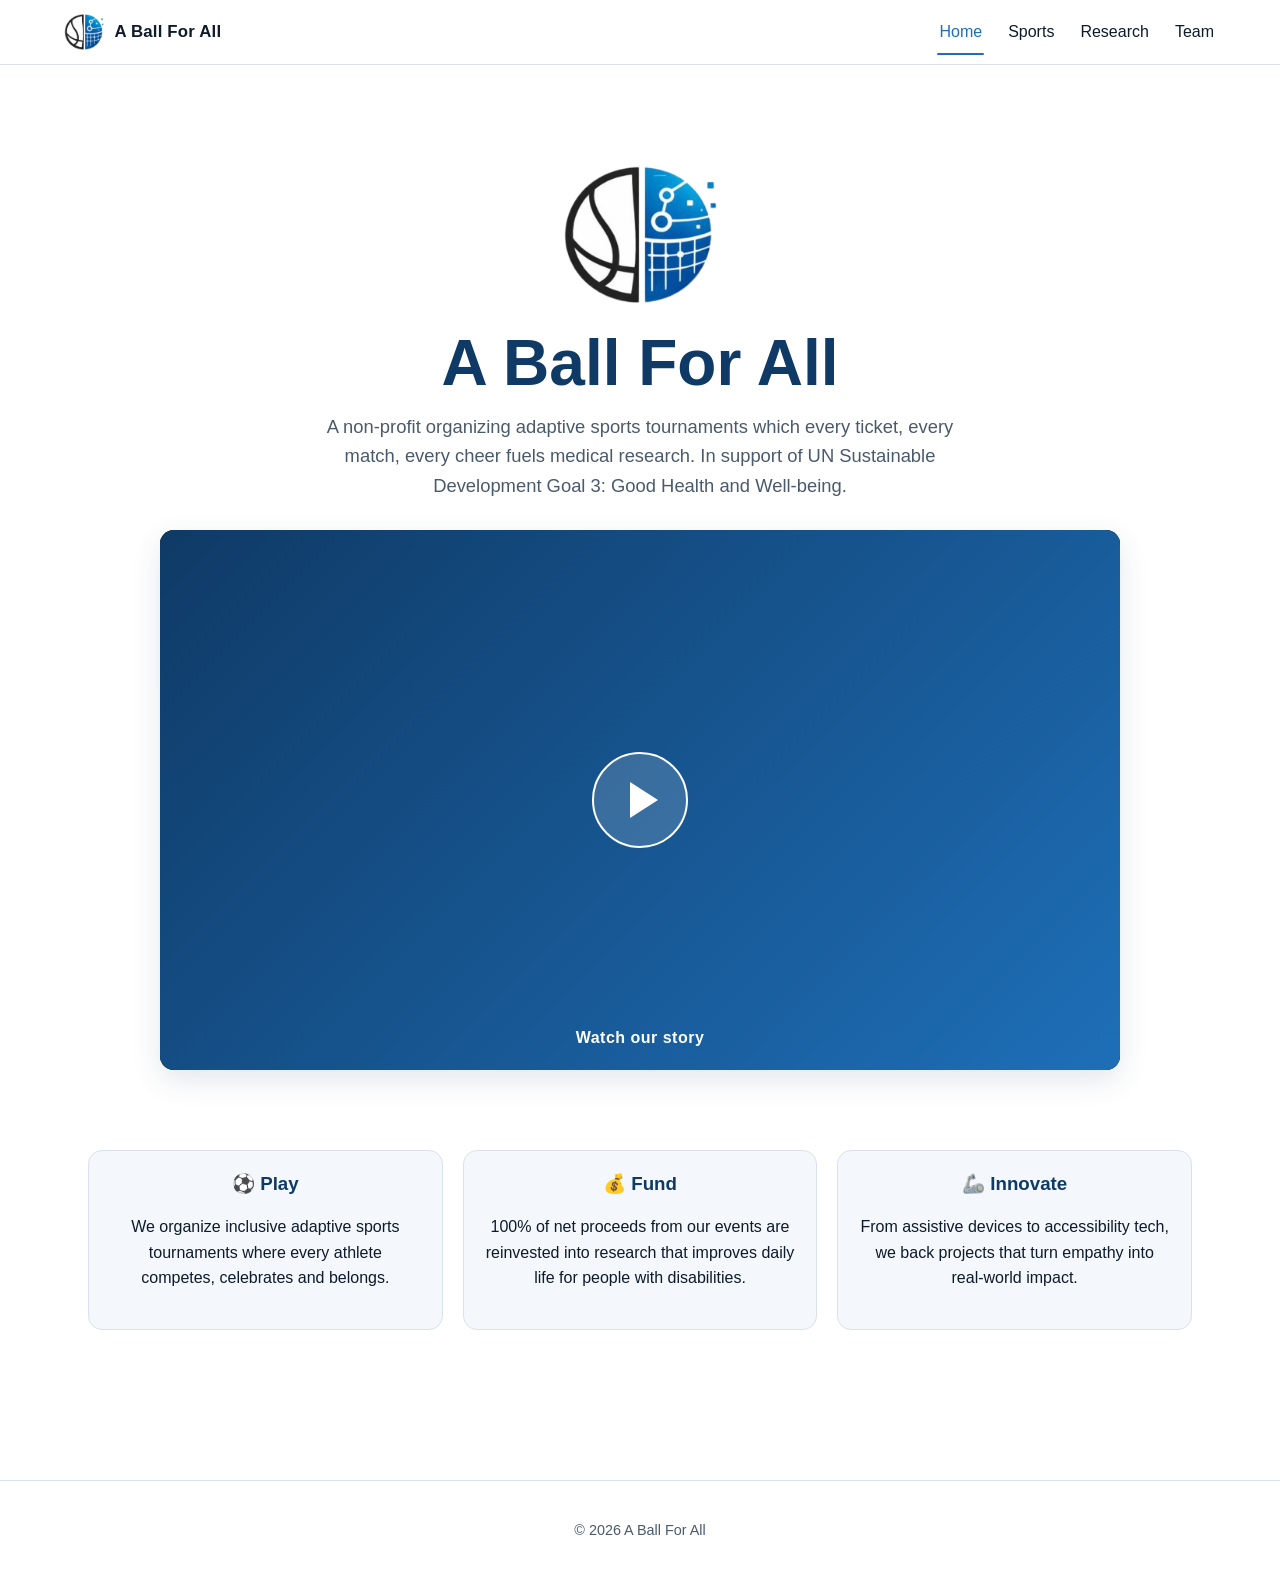
<file: index.html>
<!DOCTYPE html>
<html lang="en">
<head>
  <meta charset="UTF-8" />
  <meta name="viewport" content="width=device-width, initial-scale=1.0" />
  <title>A Ball For All — Adaptive Sports for Medical Research</title>
  <meta name="description" content="A Ball For All is a non-profit organizing adaptive sports tournaments to fund medical research, supporting UN SDG 3: Good Health and Well-being." />
  <link rel="icon" type="image/png" href="assets/logo.png" />
  <link rel="stylesheet" href="styles.css" />
</head>
<body>
  <header class="site-header">
    <div class="nav-wrap">
      <a class="brand" href="index.html">
        <img src="assets/logo.png" alt="A Ball For All logo" />
        <span class="brand-name">
          A Ball For All
        </span>
      </a>
      <nav class="primary">
        <a href="index.html">Home</a>
        <a href="sports.html">Sports</a>
        <a href="research.html">Research</a>
        <a href="team.html">Team</a>
      </nav>
    </div>
  </header>

  <main>
    <section class="hero">
      <img class="logo-big" src="assets/logo.png" alt="A Ball For All logo" />
      <h1>A Ball For All</h1>
      <p class="tagline">
        A non-profit organizing adaptive sports tournaments which every ticket, every match, every cheer fuels medical research.
        In support of UN Sustainable Development Goal 3: Good Health and Well-being.
      </p>

      <div class="video-wrap">
        <iframe id="intro-video"
                src="https://www.youtube.com/embed/HRv4OpIhygU?autoplay=1&mute=0&enablejsapi=1"
                allow="autoplay; fullscreen; encrypted-media"
                allowfullscreen
                title="Vidéo d'introduction">
        </iframe>
        Your browser does not support the video tag.
        <div class="video-poster" id="video-poster" role="button" aria-label="Play introduction video" tabindex="0">
          <div class="play-btn" aria-hidden="true"></div>
          <div class="video-label">Watch our story</div>
        </div>
      </div>

      <section class="mission">
        <div class="card">
          <h3>⚽️ Play</h3>
          <p>We organize inclusive adaptive sports tournaments where every athlete competes, celebrates and belongs.</p>
        </div>
        <div class="card">
          <h3>💰 Fund</h3>
          <p>100% of net proceeds from our events are reinvested into research that improves daily life for people with disabilities.</p>
        </div>
        <div class="card">
          <h3>🦾 Innovate</h3>
          <p>From assistive devices to accessibility tech, we back projects that turn empathy into real-world impact.</p>
        </div>
      </section>
    </section>
  </main>

  <footer class="site-footer">
    <p>© 2026 A Ball For All</p>
  </footer>

  <script src="script.js"></script>
</body>
</html>
</file>
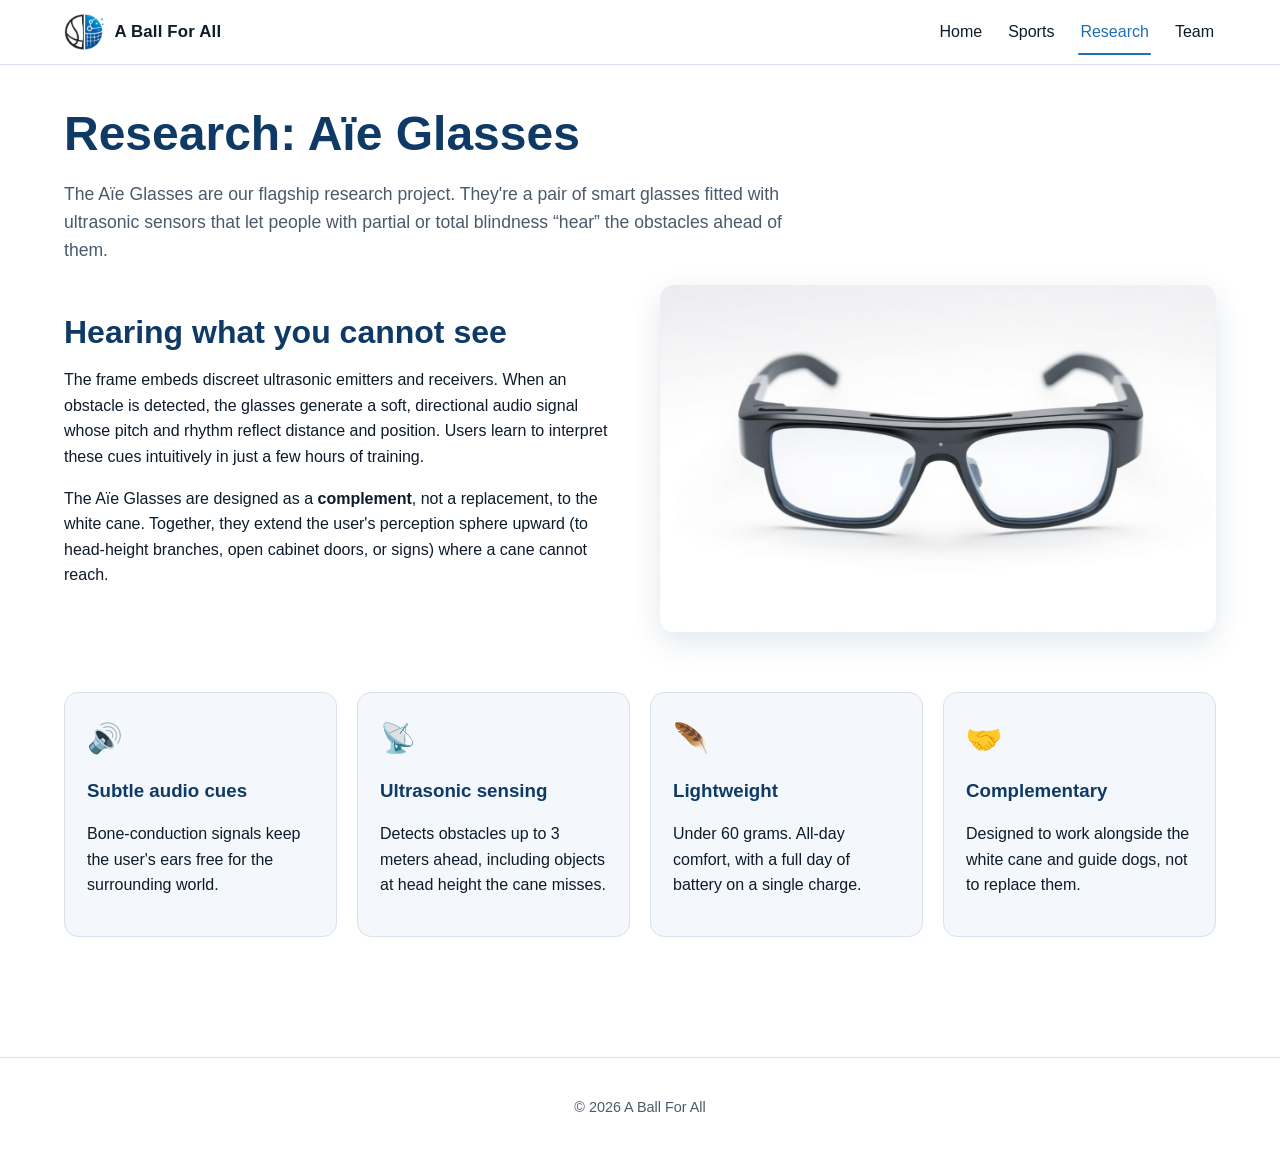
<file: research.html>
<!DOCTYPE html>
<html lang="en">
<head>
  <meta charset="UTF-8" />
  <meta name="viewport" content="width=device-width, initial-scale=1.0" />
  <title>Research — A Ball For All</title>
  <meta name="description" content="Eye Ice: ultrasonic smart glasses helping visually impaired people 'hear' obstacles, funded by A Ball For All." />
  <link rel="icon" type="image/png" href="assets/logo.png" />
  <link rel="stylesheet" href="styles.css" />
</head>
<body>
  <header class="site-header">
    <div class="nav-wrap">
      <a class="brand" href="index.html">
        <img src="assets/logo.png" alt="A Ball For All logo" />
        <span class="brand-name">A Ball For All</span>
      </a>
      <nav class="primary">
        <a href="index.html">Home</a>
        <a href="sports.html">Sports</a>
        <a href="research.html">Research</a>
        <a href="team.html">Team</a>
      </nav>
    </div>
  </header>

  <main>
    <h1>Research: Aïe Glasses</h1>
    <p class="lead">
      The Aïe Glasses are our flagship research project. They're a pair of smart glasses fitted with ultrasonic sensors that let people with partial or total blindness “hear” the obstacles ahead of them.
    </p>

    <section class="research-hero">
      <div>
        <h2>Hearing what you cannot see</h2>
        <p>
          The frame embeds discreet ultrasonic emitters and receivers. When an obstacle is detected, the glasses generate a soft, directional audio signal whose pitch and rhythm reflect distance and position. Users learn to interpret these cues intuitively in just a few hours of training.
        </p>
        <p>
          The Aïe Glasses are designed as a <strong>complement</strong>, not a replacement, to the white cane. Together, they extend the user's perception sphere upward (to head-height branches, open cabinet doors, or signs) where a cane cannot reach.
        </p>
      </div>
      <img src="assets/research/eye-ice.jpg" alt="Concept render of the Aïe Glasses smart glasses" width="1280" height="800" loading="lazy" />
    </section>

    <section class="research-features">
      <div class="feature">
        <div class="ico">🔊</div>
        <h3>Subtle audio cues</h3>
        <p>Bone-conduction signals keep the user's ears free for the surrounding world.</p>
      </div>
      <div class="feature">
        <div class="ico">📡</div>
        <h3>Ultrasonic sensing</h3>
        <p>Detects obstacles up to 3 meters ahead, including objects at head height the cane misses.</p>
      </div>
      <div class="feature">
        <div class="ico">🪶</div>
        <h3>Lightweight</h3>
        <p>Under 60 grams. All-day comfort, with a full day of battery on a single charge.</p>
      </div>
      <div class="feature">
        <div class="ico">🤝</div>
        <h3>Complementary</h3>
        <p>Designed to work alongside the white cane and guide dogs, not to replace them.</p>
      </div>
    </section>
  </main>

  <footer class="site-footer">
    <p>© 2026 A Ball For All</p>
  </footer>

  <script src="script.js"></script>
</body>
</html>
</file>
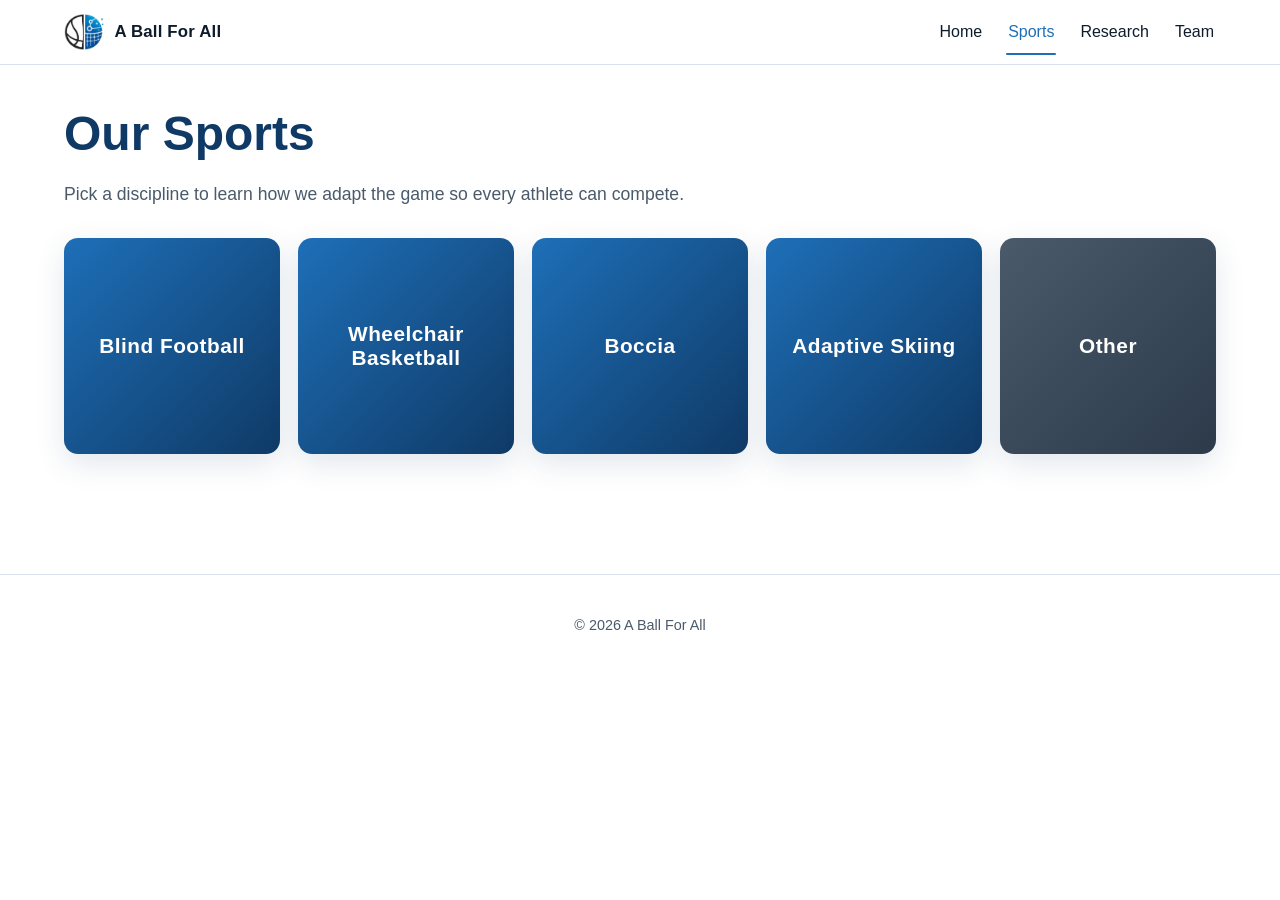
<file: sports.html>
<!DOCTYPE html>
<html lang="en">
<head>
  <meta charset="UTF-8" />
  <meta name="viewport" content="width=device-width, initial-scale=1.0" />
  <title>Sports — A Ball For All</title>
  <meta name="description" content="Discover the adaptive sports we organize: blind football, wheelchair basketball, boccia and adaptive skiing." />
  <link rel="icon" type="image/png" href="assets/logo.png" />
  <link rel="stylesheet" href="styles.css" />
</head>
<body>
  <header class="site-header">
    <div class="nav-wrap">
      <a class="brand" href="index.html">
        <img src="assets/logo.png" alt="A Ball For All logo" />
        <span class="brand-name">A Ball For All</span>
      </a>
      <nav class="primary">
        <a href="index.html">Home</a>
        <a href="sports.html">Sports</a>
        <a href="research.html">Research</a>
        <a href="team.html">Team</a>
      </nav>
    </div>
  </header>

  <main>
    <h1>Our Sports</h1>
    <p class="lead">Pick a discipline to learn how we adapt the game so every athlete can compete.</p>

    <div class="sports-grid">
      <button class="sport-card" data-sport="blind-football">Blind Football</button>
      <button class="sport-card" data-sport="wheelchair-basketball">Wheelchair Basketball</button>
      <button class="sport-card" data-sport="boccia">Boccia</button>
      <button class="sport-card" data-sport="adaptive-skiing">Adaptive Skiing</button>
      <button class="sport-card other">Other</button>
    </div>

    <section id="sport-detail" class="sport-detail" aria-live="polite"></section>
  </main>

  <div id="scroll-arrow" class="scroll-arrow" aria-hidden="true">↓</div>
  <div id="toast" class="toast" role="status" aria-live="polite"></div>

  <footer class="site-footer">
    <p>© 2026 A Ball For All</p>
  </footer>

  <script src="script.js"></script>
</body>
</html>
</file>
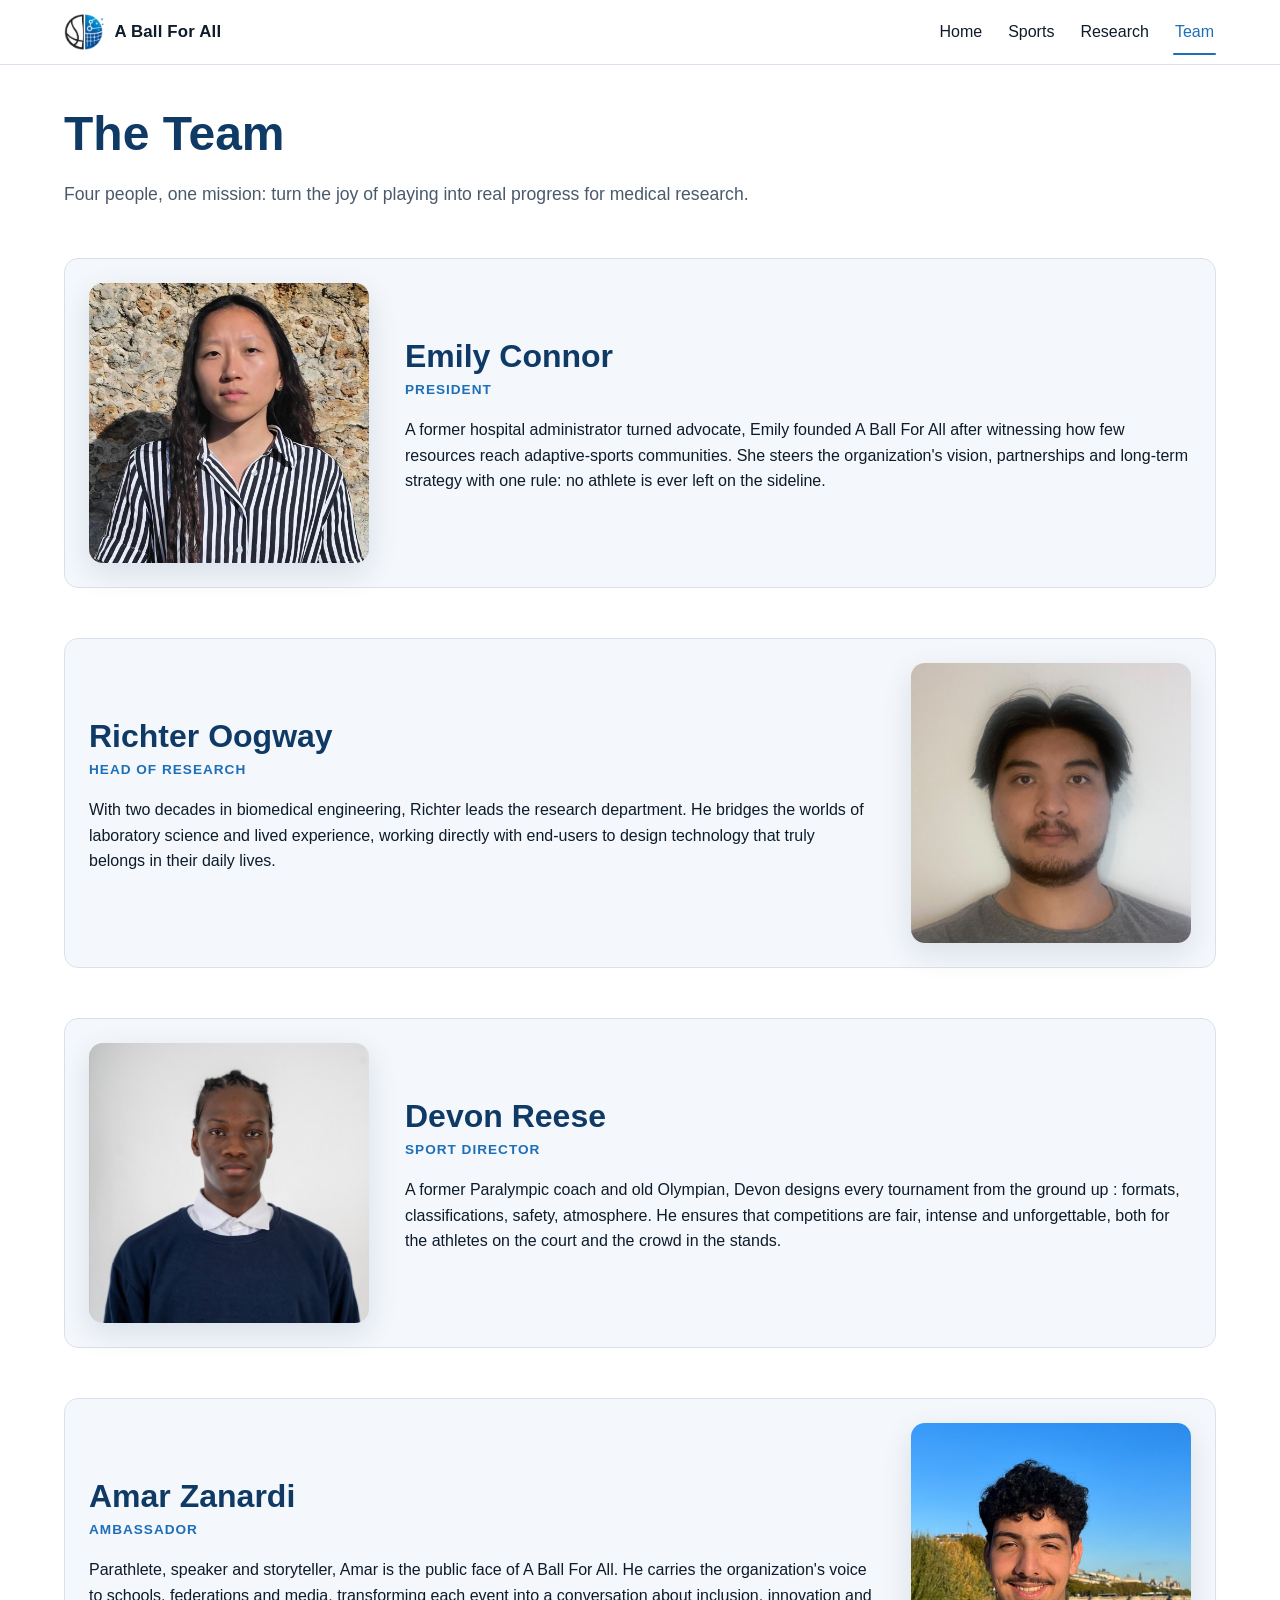
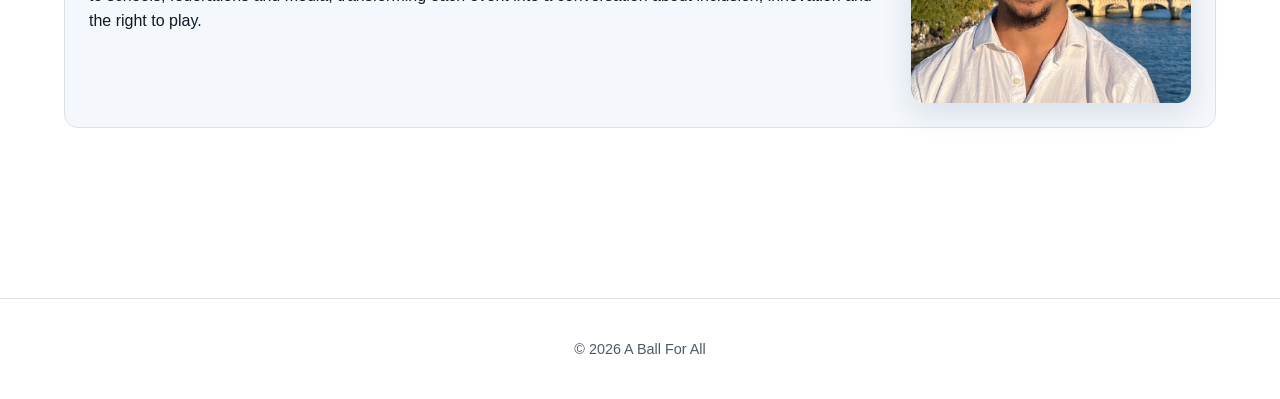
<file: team.html>
<!DOCTYPE html>
<html lang="en">
<head>
  <meta charset="UTF-8" />
  <meta name="viewport" content="width=device-width, initial-scale=1.0" />
  <title>Team — A Ball For All</title>
  <meta name="description" content="Meet the team behind A Ball For All: Emily Connor, Richter Oogway, Devon Reese and Amar Zanardi." />
  <link rel="icon" type="image/png" href="assets/logo.png" />
  <link rel="stylesheet" href="styles.css" />
</head>
<body>
  <header class="site-header">
    <div class="nav-wrap">
      <a class="brand" href="index.html">
        <img src="assets/logo.png" alt="A Ball For All logo" />
        <span class="brand-name">A Ball For All</span>
      </a>
      <nav class="primary">
        <a href="index.html">Home</a>
        <a href="sports.html">Sports</a>
        <a href="research.html">Research</a>
        <a href="team.html">Team</a>
      </nav>
    </div>
  </header>

  <main>
    <h1>The Team</h1>
    <p class="lead">Four people, one mission: turn the joy of playing into real progress for medical research.</p>

    <article class="team-member">
      <div class="photo">
        <img src="assets/team/emily.jpg" alt="Portrait of Emily Connor" loading="lazy" />
      </div>
      <div class="bio">
        <h2>Emily Connor</h2>
        <div class="role">President</div>
        <p>
          A former hospital administrator turned advocate, Emily founded A Ball For All after witnessing how few resources reach adaptive-sports communities. She steers the organization's vision, partnerships and long-term strategy with one rule: no athlete is ever left on the sideline.
        </p>
      </div>
    </article>

    <article class="team-member reverse">
      <div class="photo">
        <img src="assets/team/richter.jpg" alt="Portrait of Richter Oogway" loading="lazy" />
      </div>
      <div class="bio">
        <h2>Richter Oogway</h2>
        <div class="role">Head of Research</div>
        <p>
          With two decades in biomedical engineering, Richter leads the research department. He bridges the worlds of laboratory science and lived experience, working directly with end-users to design technology that truly belongs in their daily lives.
        </p>
      </div>
    </article>

    <article class="team-member">
      <div class="photo">
        <img src="assets/team/devon.jpg" alt="Portrait of Devon Reese" loading="lazy" />
      </div>
      <div class="bio">
        <h2>Devon Reese</h2>
        <div class="role">Sport Director</div>
        <p>
          A former Paralympic coach and old Olympian, Devon designs every tournament from the ground up : formats, classifications, safety, atmosphere. He ensures that competitions are fair, intense and unforgettable, both for the athletes on the court and the crowd in the stands.
        </p>
      </div>
    </article>

    <article class="team-member reverse">
      <div class="photo">
        <img src="assets/team/amar.jpg" alt="Portrait of Amar Zanardi" loading="lazy" />
      </div>
      <div class="bio">
        <h2>Amar Zanardi</h2>
        <div class="role">Ambassador</div>
        <p>
          Parathlete, speaker and storyteller, Amar is the public face of A Ball For All. He carries the organization's voice to schools, federations and media, transforming each event into a conversation about inclusion, innovation and the right to play.
        </p>
      </div>
    </article>
  </main>

  <footer class="site-footer">
    <p>© 2026 A Ball For All</p>
  </footer>

  <script src="script.js"></script>
</body>
</html>
</file>
<file: styles.css>
:root {
  --bg: #ffffff;
  --ink: #0d1b2a;
  --muted: #4a5a6b;
  --brand: #1e6fb8;
  --brand-dark: #0f3a66;
  --accent: #f4a261;
  --card: #f4f7fb;
  --border: #d9e2ec;
  --shadow: 0 10px 30px rgba(15, 58, 102, 0.12);
  --radius: 14px;
}

* { box-sizing: border-box; }
html, body { margin: 0; padding: 0; }
body {
  font-family: -apple-system, BlinkMacSystemFont, "Segoe UI", Roboto, "Helvetica Neue", Arial, sans-serif;
  color: var(--ink);
  background: var(--bg);
  line-height: 1.6;
}

a { color: var(--brand); text-decoration: none; }
a:hover { text-decoration: underline; }

img { max-width: 100%; height: auto; display: block; }

/* ---------- Header / Nav ---------- */
.site-header {
  position: sticky;
  top: 0;
  z-index: 50;
  background: rgba(255, 255, 255, 0.92);
  backdrop-filter: saturate(180%) blur(10px);
  border-bottom: 1px solid var(--border);
}
.nav-wrap {
  max-width: 1200px;
  margin: 0 auto;
  padding: 14px 24px;
  display: flex;
  align-items: center;
  justify-content: space-between;
  gap: 16px;
  flex-wrap: wrap;
}
.brand {
  display: flex;
  align-items: center;
  gap: 10px;
  font-weight: 700;
  color: var(--ink);
}
.brand img { height: 36px; width: auto; }
.brand .brand-name { font-size: 1.05rem; letter-spacing: 0.2px; }
.brand .brand-name .a-logo { display: inline-block; vertical-align: middle; height: 1.2em; margin: 0 1px; }

nav.primary {
  display: flex;
  gap: 22px;
  flex-wrap: wrap;
}
nav.primary a {
  color: var(--ink);
  font-weight: 500;
  position: relative;
  padding: 4px 2px;
}
nav.primary a.active,
nav.primary a:hover { color: var(--brand); text-decoration: none; }
nav.primary a.active::after {
  content: "";
  position: absolute;
  left: 0; right: 0; bottom: -6px;
  height: 2px; background: var(--brand);
  border-radius: 2px;
}

/* ---------- Footer ---------- */
.site-footer {
  margin-top: 80px;
  padding: 24px;
  border-top: 1px solid var(--border);
  text-align: center;
  color: var(--muted);
  font-size: 0.9rem;
}

/* ---------- Generic layout ---------- */
main { max-width: 1200px; margin: 0 auto; padding: 40px 24px; }
h1, h2, h3 { color: var(--brand-dark); line-height: 1.2; }
h1 { font-size: clamp(2rem, 4vw, 3rem); margin: 0 0 16px; }
h2 { font-size: clamp(1.5rem, 2.5vw, 2rem); margin: 0 0 14px; }
.lead { font-size: 1.1rem; color: var(--muted); max-width: 720px; }

/* ---------- Home page ---------- */
.hero {
  text-align: center;
  padding: 60px 24px 30px;
}
.hero .logo-big {
  height: 140px;
  margin: 0 auto 20px;
}
.hero h1 {
  font-size: clamp(2.4rem, 5vw, 4rem);
  margin-bottom: 10px;
}
.hero .tagline {
  font-size: 1.15rem;
  color: var(--muted);
  max-width: 640px;
  margin: 0 auto 30px;
}

.video-wrap {
  position: relative;
  width: 100%;
  max-width: 960px;
  margin: 30px auto 0;
  border-radius: var(--radius);
  overflow: hidden;
  box-shadow: var(--shadow);
  background: #000;
  aspect-ratio: 16 / 9; 
}

.video-wrap iframe {
  position: absolute;
  top: 0;
  left: 0;
  width: 100%;
  height: 100%;
  border: none;
  display: block;
}

.video-poster {
  position: absolute;
  inset: 0;
  display: flex;
  align-items: center;
  justify-content: center;
  cursor: pointer;
  background: linear-gradient(135deg, #0f3a66 0%, #1e6fb8 100%);
  color: #fff;
  transition: opacity 0.4s ease;
}
.video-poster.hidden { opacity: 0; pointer-events: none; }
.play-btn {
  width: 96px; height: 96px;
  border-radius: 50%;
  background: rgba(255, 255, 255, 0.15);
  border: 2px solid #fff;
  display: flex; align-items: center; justify-content: center;
  transition: transform 0.2s ease, background 0.2s ease;
}
.video-poster:hover .play-btn { transform: scale(1.08); background: rgba(255,255,255,0.25); }
.play-btn::after {
  content: "";
  display: block;
  width: 0; height: 0;
  border-left: 28px solid #fff;
  border-top: 18px solid transparent;
  border-bottom: 18px solid transparent;
  margin-left: 8px;
}
.video-label {
  position: absolute;
  bottom: 20px;
  left: 0; right: 0;
  text-align: center;
  font-weight: 600;
  letter-spacing: 0.5px;
}

.mission {
  margin-top: 80px;
  display: grid;
  grid-template-columns: repeat(auto-fit, minmax(240px, 1fr));
  gap: 20px;
}
.mission .card {
  background: var(--card);
  border-radius: var(--radius);
  padding: 22px;
  border: 1px solid var(--border);
}
.mission .card h3 { margin-top: 0; color: var(--brand-dark); }

/* ---------- Sports page ---------- */
.sports-grid {
  display: grid;
  grid-template-columns: repeat(auto-fit, minmax(200px, 1fr));
  gap: 18px;
  margin-top: 30px;
}
.sport-card {
  aspect-ratio: 1 / 1;
  border-radius: var(--radius);
  background: linear-gradient(135deg, var(--brand) 0%, var(--brand-dark) 100%);
  color: #fff;
  display: flex;
  align-items: center;
  justify-content: center;
  text-align: center;
  font-size: 1.3rem;
  font-weight: 700;
  letter-spacing: 0.5px;
  cursor: pointer;
  border: none;
  padding: 16px;
  transition: transform 0.2s ease, box-shadow 0.2s ease;
  box-shadow: var(--shadow);
}
.sport-card:hover { transform: translateY(-4px); box-shadow: 0 16px 36px rgba(15, 58, 102, 0.22); }
.sport-card.active {
  background: linear-gradient(135deg, var(--accent) 0%, #e76f51 100%);
}
.sport-card.other {
  background: linear-gradient(135deg, #4a5a6b 0%, #2c3a4a 100%);
}

.sport-detail {
  margin-top: 40px;
  min-height: 0;
  opacity: 0;
  transform: translateY(20px);
  transition: opacity 0.5s ease, transform 0.5s ease;
  display: none;
}
.sport-detail.visible {
  display: block;
  opacity: 1;
  transform: translateY(0);
}
.sport-detail h2 { margin-top: 0; }
.sport-photos {
  margin-top: 24px;
  display: grid;
  grid-template-columns: repeat(auto-fit, minmax(280px, 1fr));
  gap: 16px;
}
.sport-photos img {
  border-radius: var(--radius);
  box-shadow: var(--shadow);
  width: 100%;
  height: 300px;
  object-fit: cover;
}

.sport-photos.blind-football img {
  object-position: center 13%;
}

.sport-photos.wheelchair-basketball img {
  object-position: center 100%;
}

.sport-photos.boccia img {
  object-position: center 70%;
}

.sport-photos.adaptive-skiing img {
  object-position: center 73%;
}

.scroll-arrow {
  position: fixed;
  bottom: 28px;
  left: 50%;
  transform: translateX(-50%);
  width: 48px;
  height: 48px;
  border-radius: 50%;
  background: var(--brand);
  color: #fff;
  display: flex;
  align-items: center;
  justify-content: center;
  font-size: 1.4rem;
  box-shadow: var(--shadow);
  opacity: 0;
  pointer-events: none;
  animation: pulseFade 2.2s ease-in-out infinite;
  z-index: 40;
}
.scroll-arrow.show { pointer-events: auto; }
.scroll-arrow.gone {
  opacity: 0 !important;
  animation: none;
  pointer-events: none;
  transition: opacity 0.6s ease;
}
@keyframes pulseFade {
  0%, 100% { opacity: 0.25; transform: translate(-50%, 4px); }
  50% { opacity: 0.95; transform: translate(-50%, -4px); }
}

/* Custom error toast */
.toast {
  position: fixed;
  top: 90px;
  left: 50%;
  transform: translateX(-50%) translateY(-20px);
  background: #2c3a4a;
  color: #fff;
  padding: 14px 22px;
  border-radius: var(--radius);
  box-shadow: var(--shadow);
  max-width: 90%;
  opacity: 0;
  transition: opacity 0.3s ease, transform 0.3s ease;
  z-index: 100;
  text-align: center;
}
.toast.show {
  opacity: 1;
  transform: translateX(-50%) translateY(0);
}

/* ---------- Research page ---------- */
.research-hero {
  display: grid;
  grid-template-columns: 1fr 1fr;
  gap: 40px;
  align-items: center;
  margin-top: 20px;
}
.research-hero img {
  border-radius: var(--radius);
  box-shadow: var(--shadow);
}
.research-features {
  margin-top: 60px;
  display: grid;
  grid-template-columns: repeat(auto-fit, minmax(240px, 1fr));
  gap: 20px;
}
.research-features .feature {
  background: var(--card);
  border-radius: var(--radius);
  padding: 22px;
  border: 1px solid var(--border);
}
.feature .ico {
  font-size: 1.8rem;
  margin-bottom: 8px;
}
@media (max-width: 760px) {
  .research-hero { grid-template-columns: 1fr; }
}

/* ---------- Team page ---------- */
.team-member {
  display: grid;
  grid-template-columns: 280px 1fr;
  gap: 36px;
  align-items: center;
  margin: 50px 0;
  padding: 24px;
  background: var(--card);
  border-radius: var(--radius);
  border: 1px solid var(--border);
}
.team-member.reverse {
  grid-template-columns: 1fr 280px;
}
.team-member.reverse .photo { order: 2; }
.team-member .photo img {
  width: 100%;
  aspect-ratio: 1/1;
  object-fit: cover;
  border-radius: var(--radius);
  box-shadow: var(--shadow);
}
.team-member h2 { margin: 0 0 4px; }
.team-member .role {
  color: var(--brand);
  font-weight: 600;
  text-transform: uppercase;
  letter-spacing: 1px;
  font-size: 0.85rem;
  margin-bottom: 12px;
}
@media (max-width: 760px) {
  .team-member,
  .team-member.reverse {
    grid-template-columns: 1fr;
  }
  .team-member.reverse .photo { order: 0; }
}
</file>
